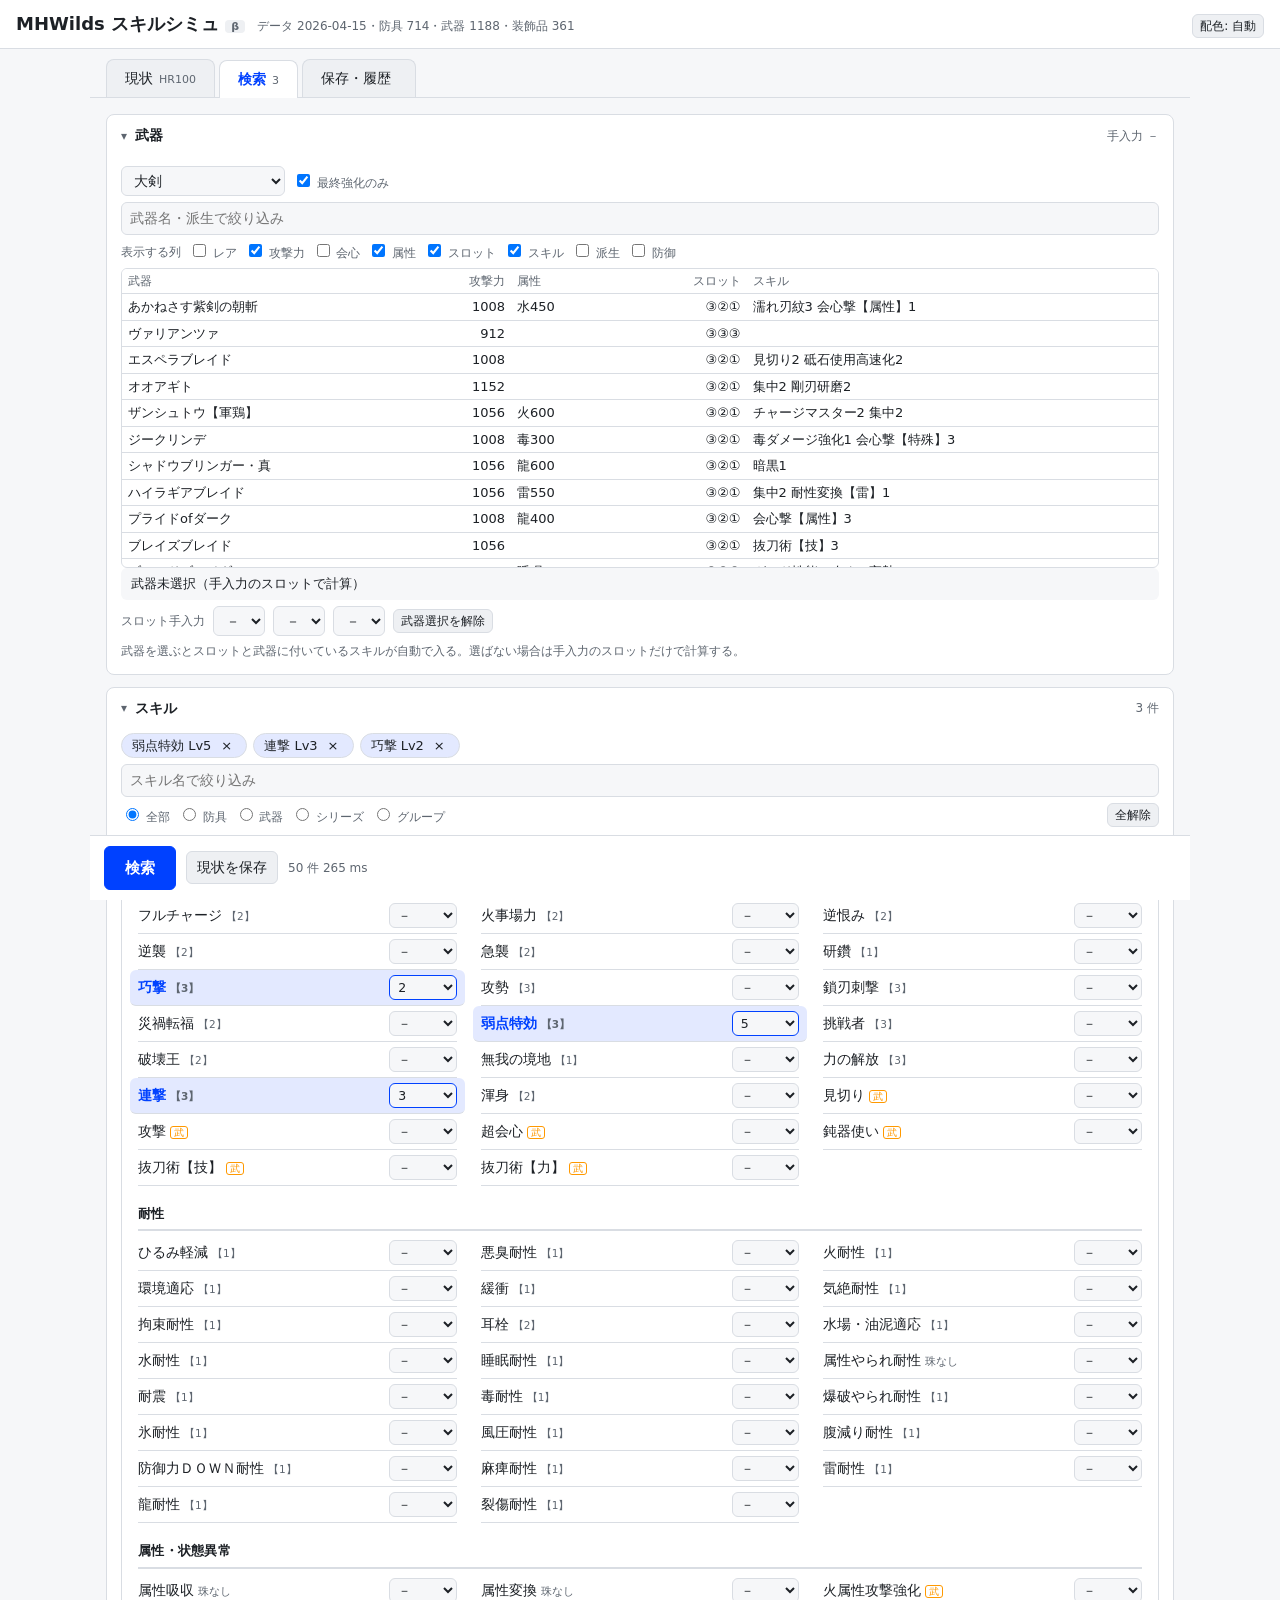
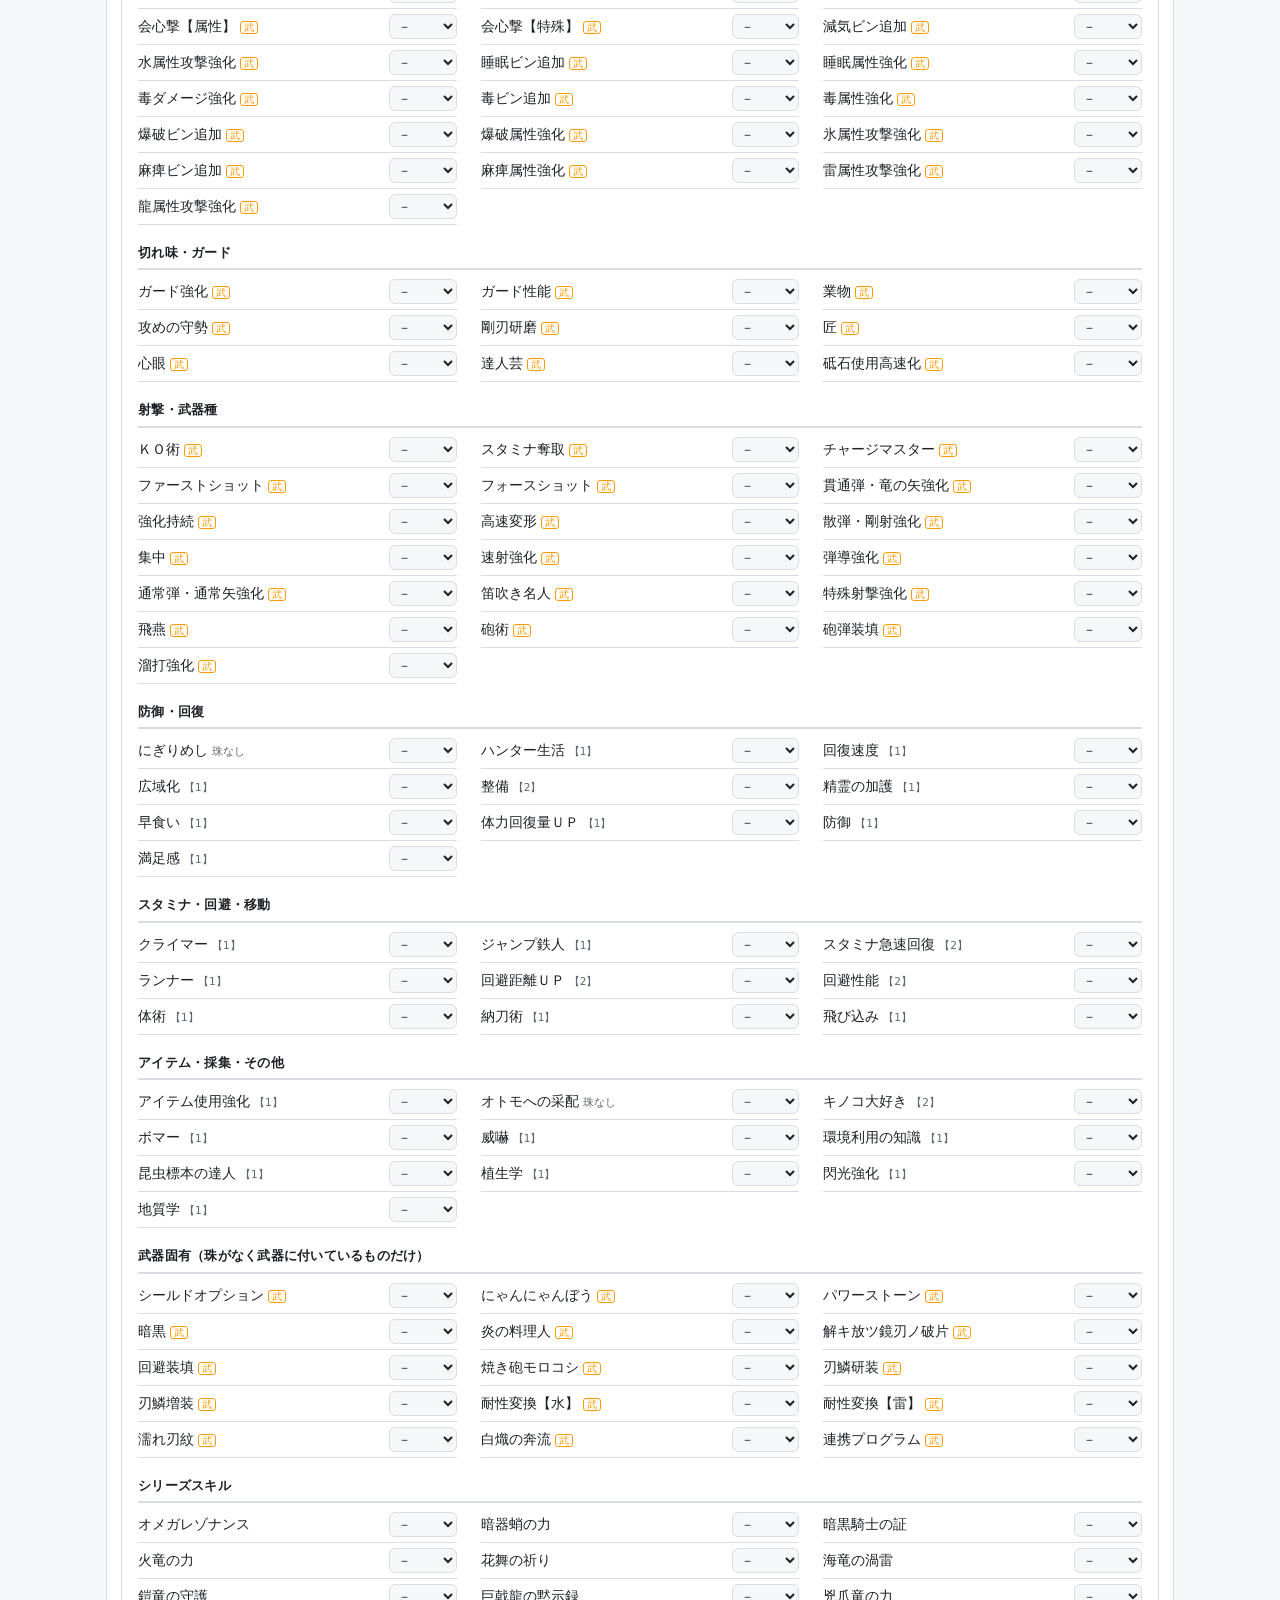
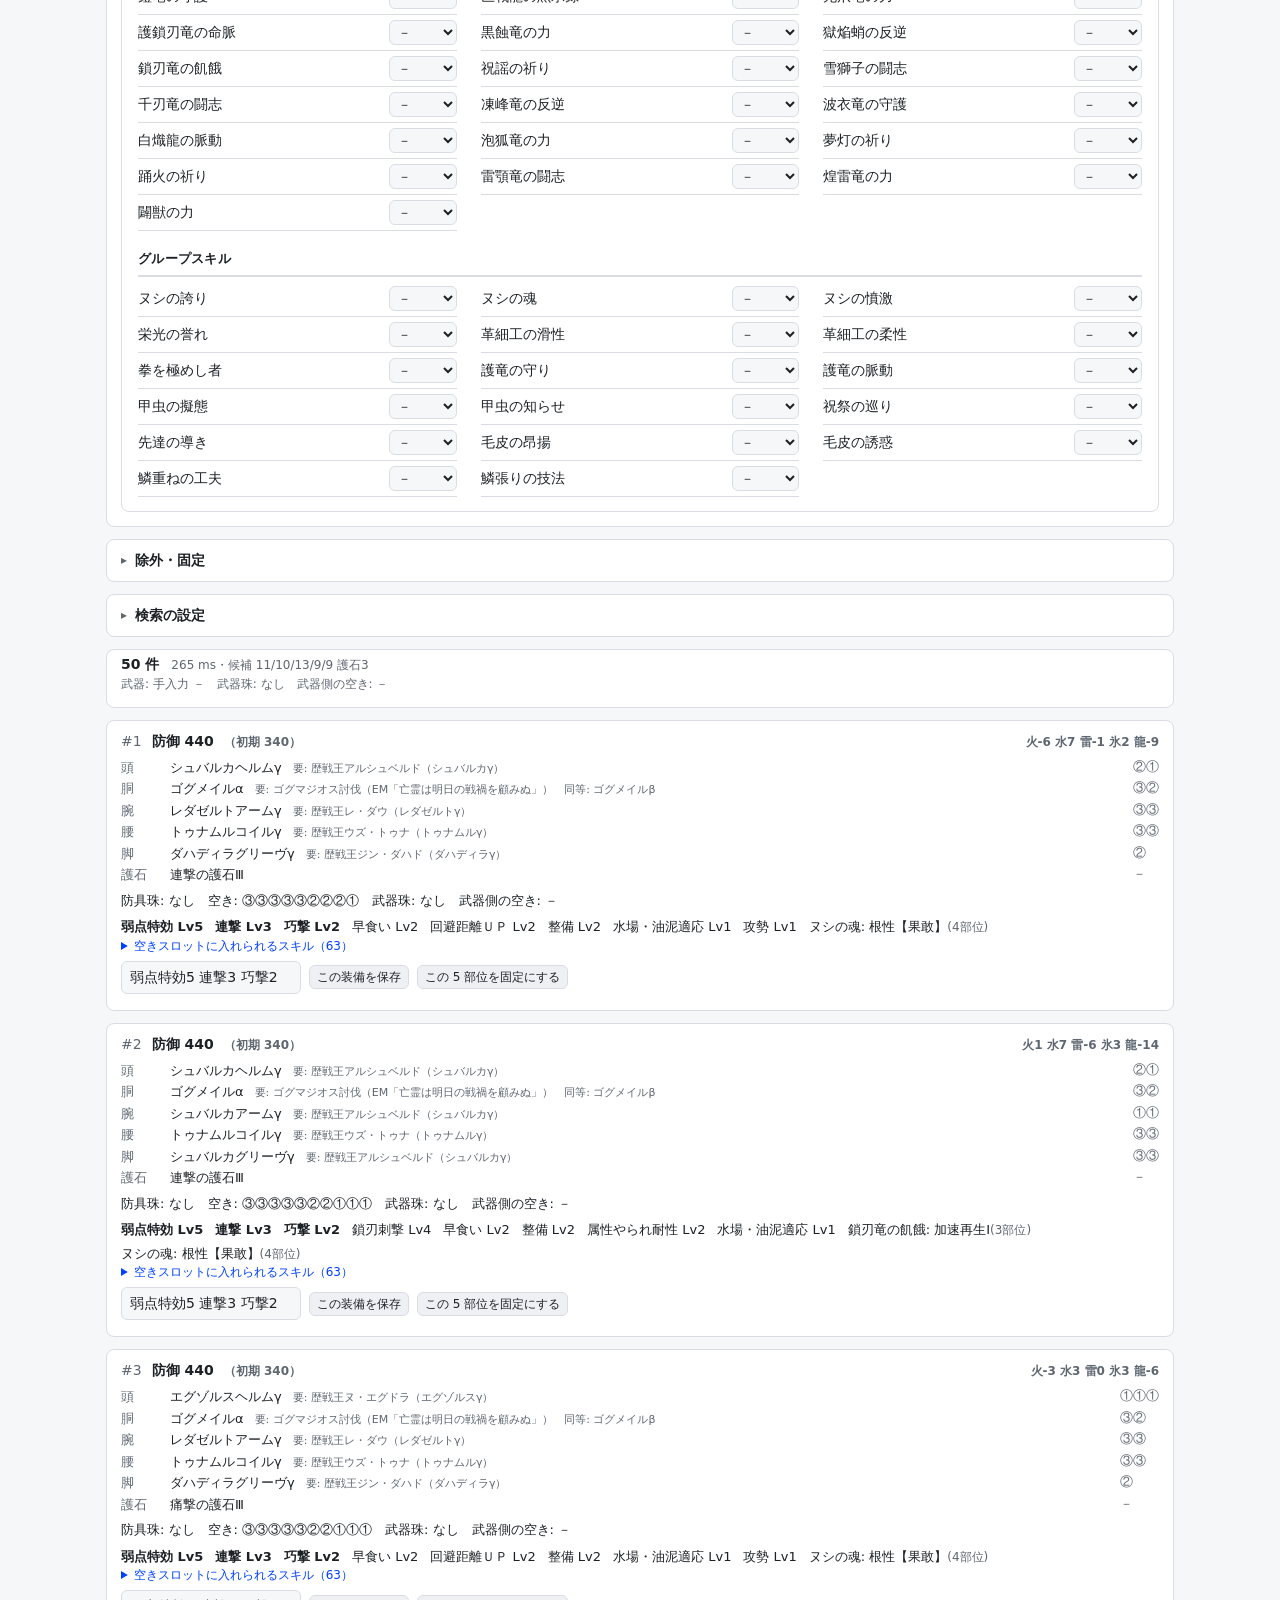
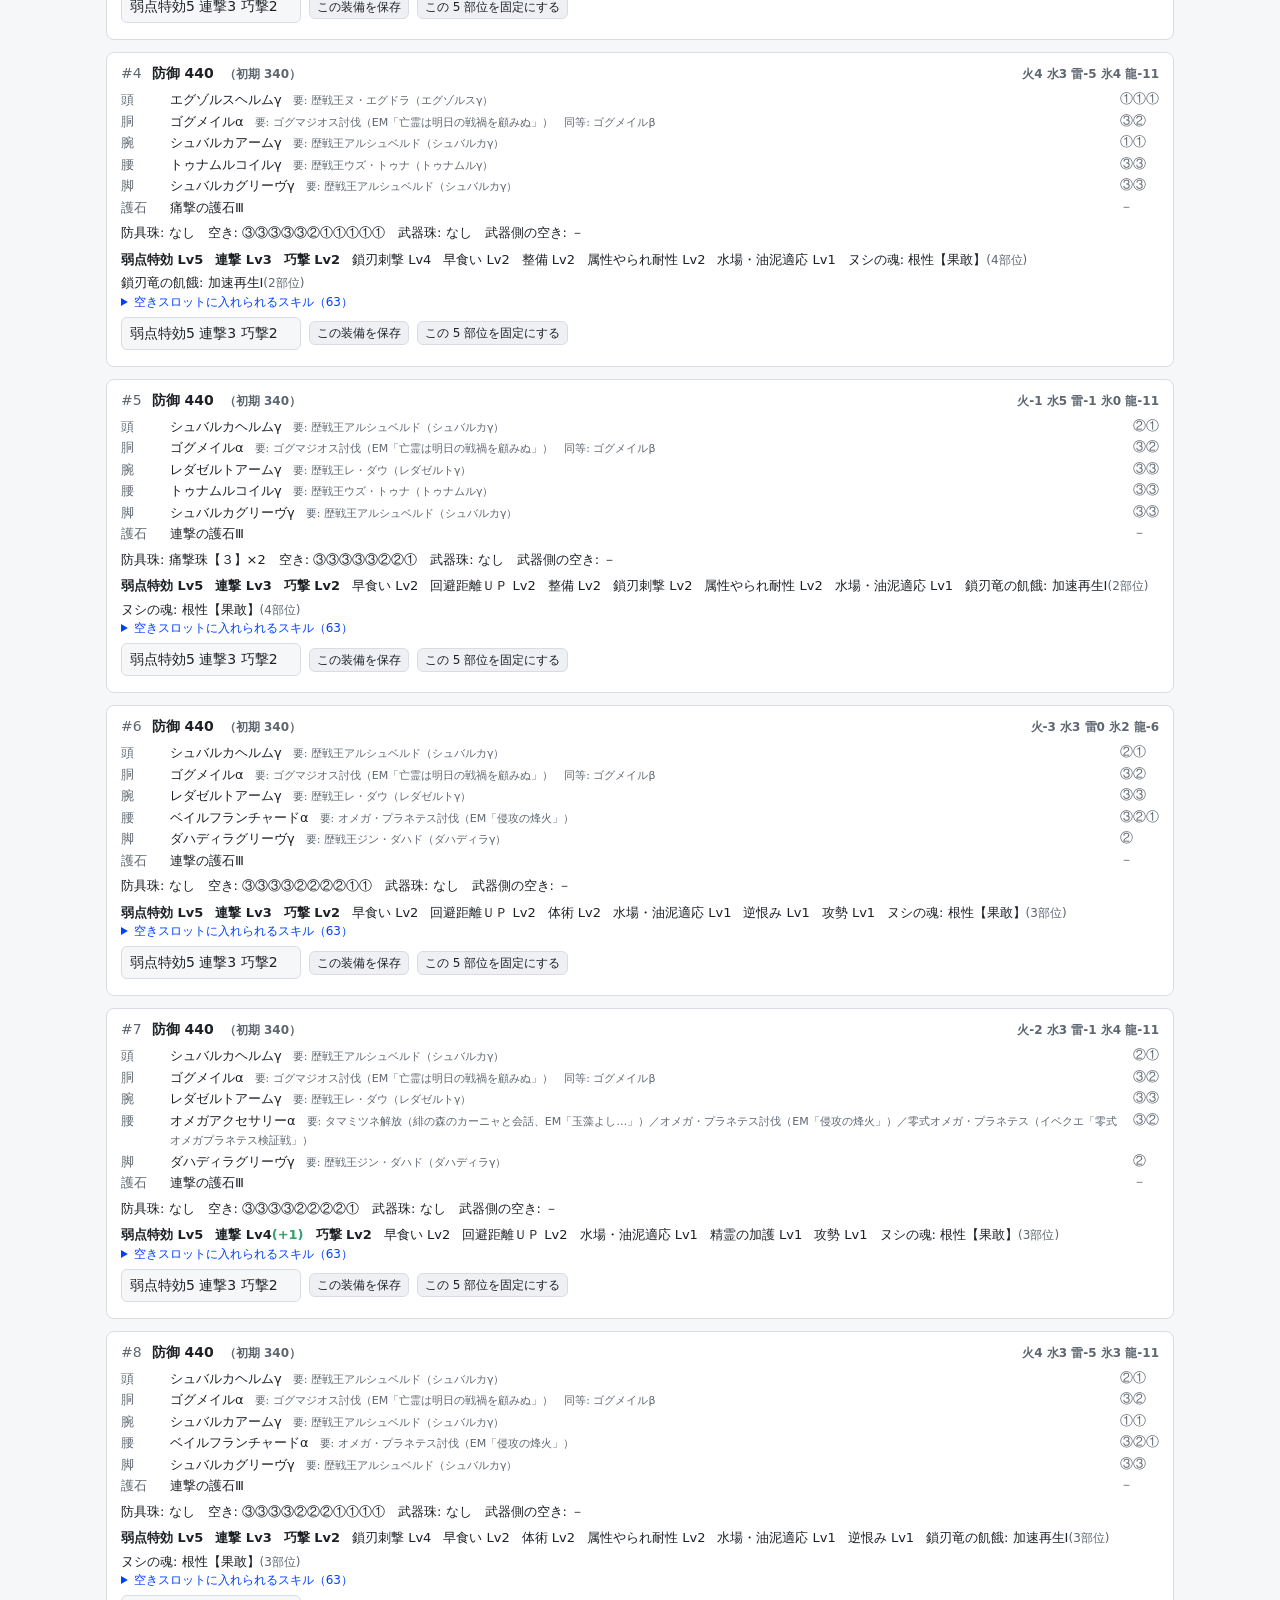
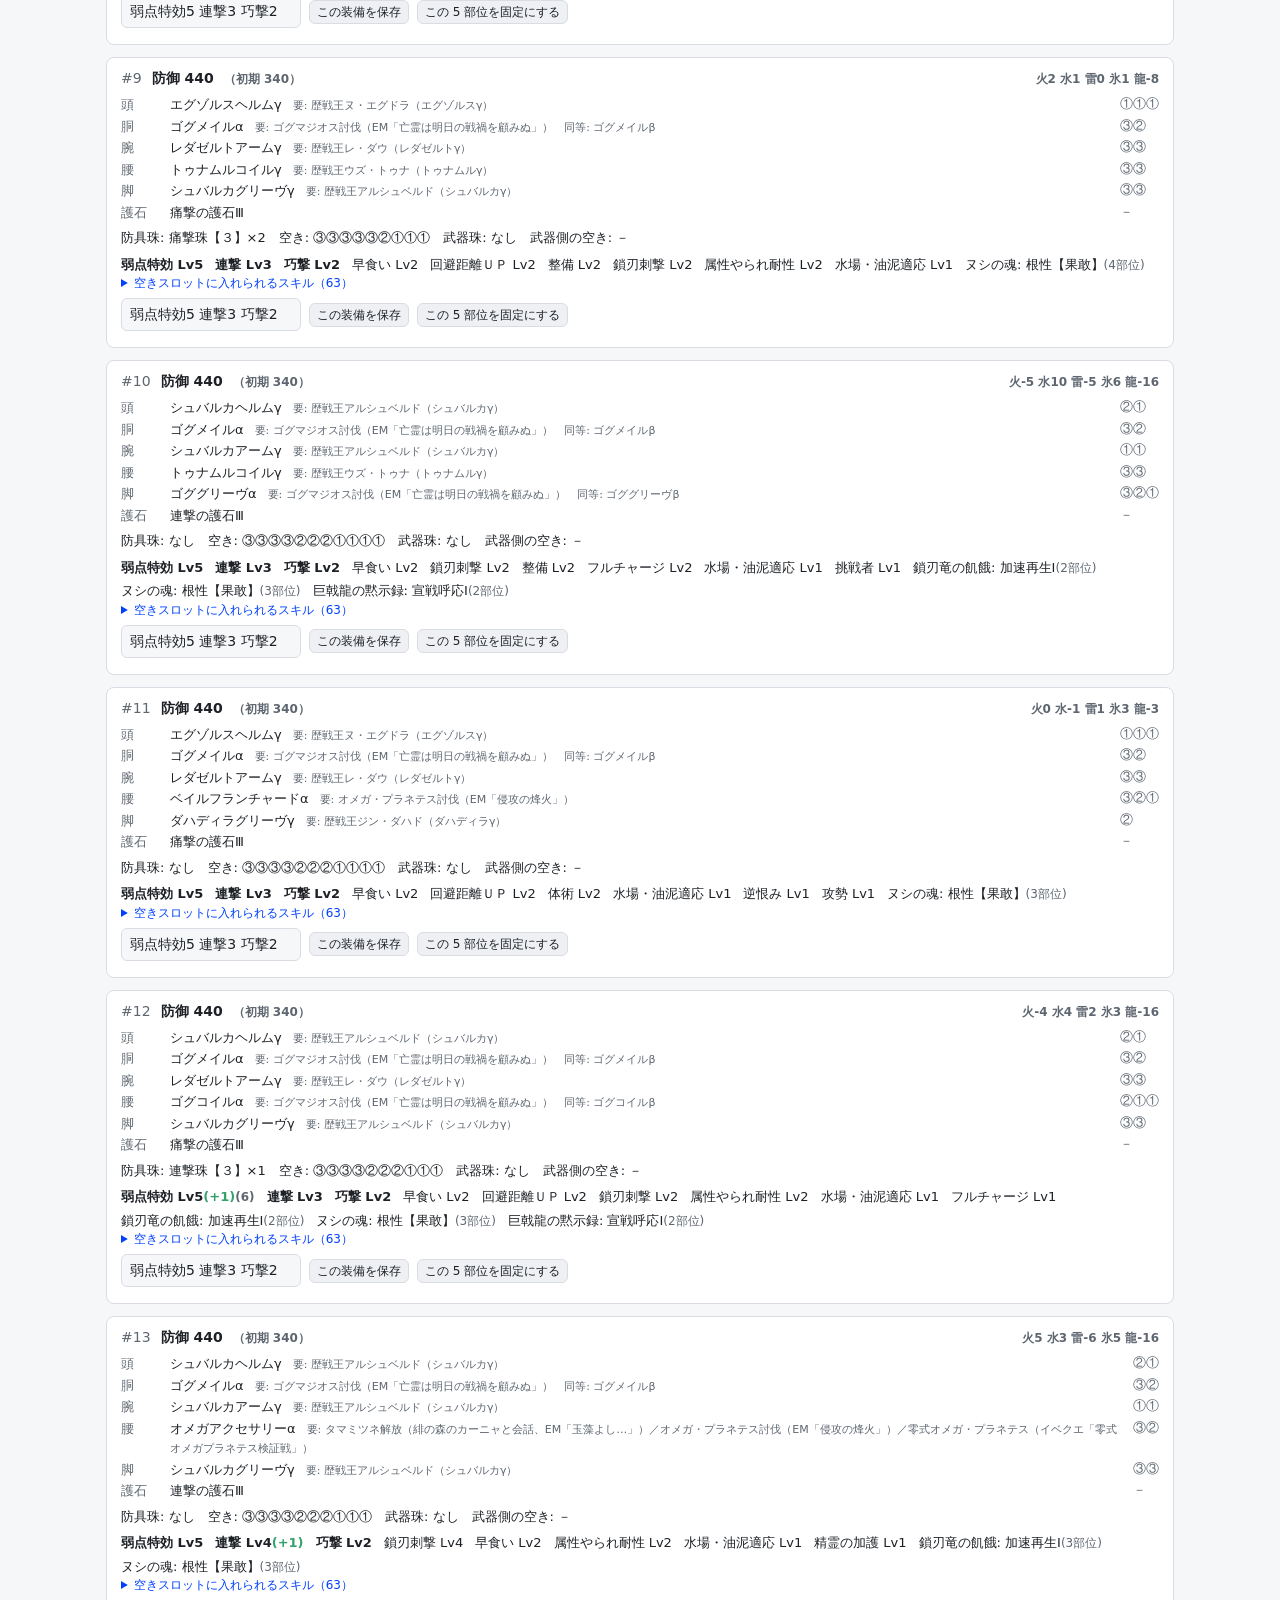
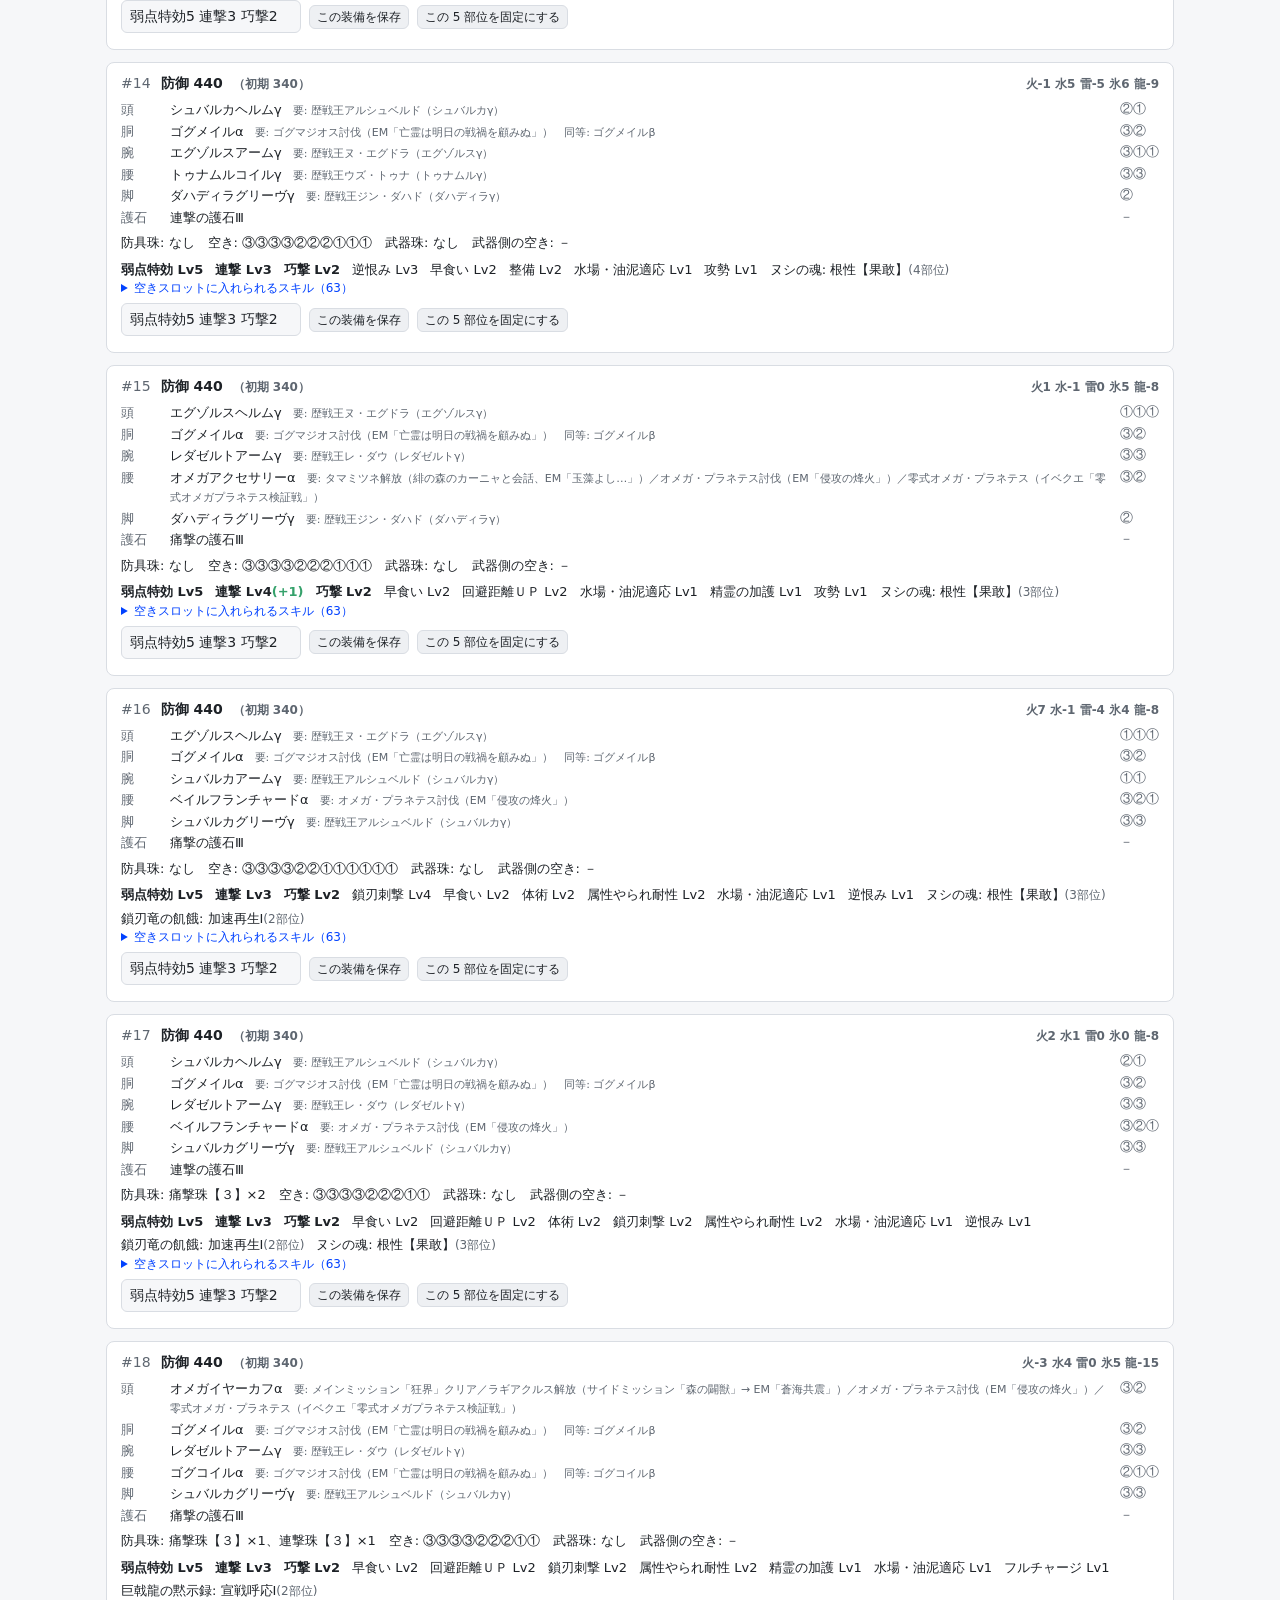
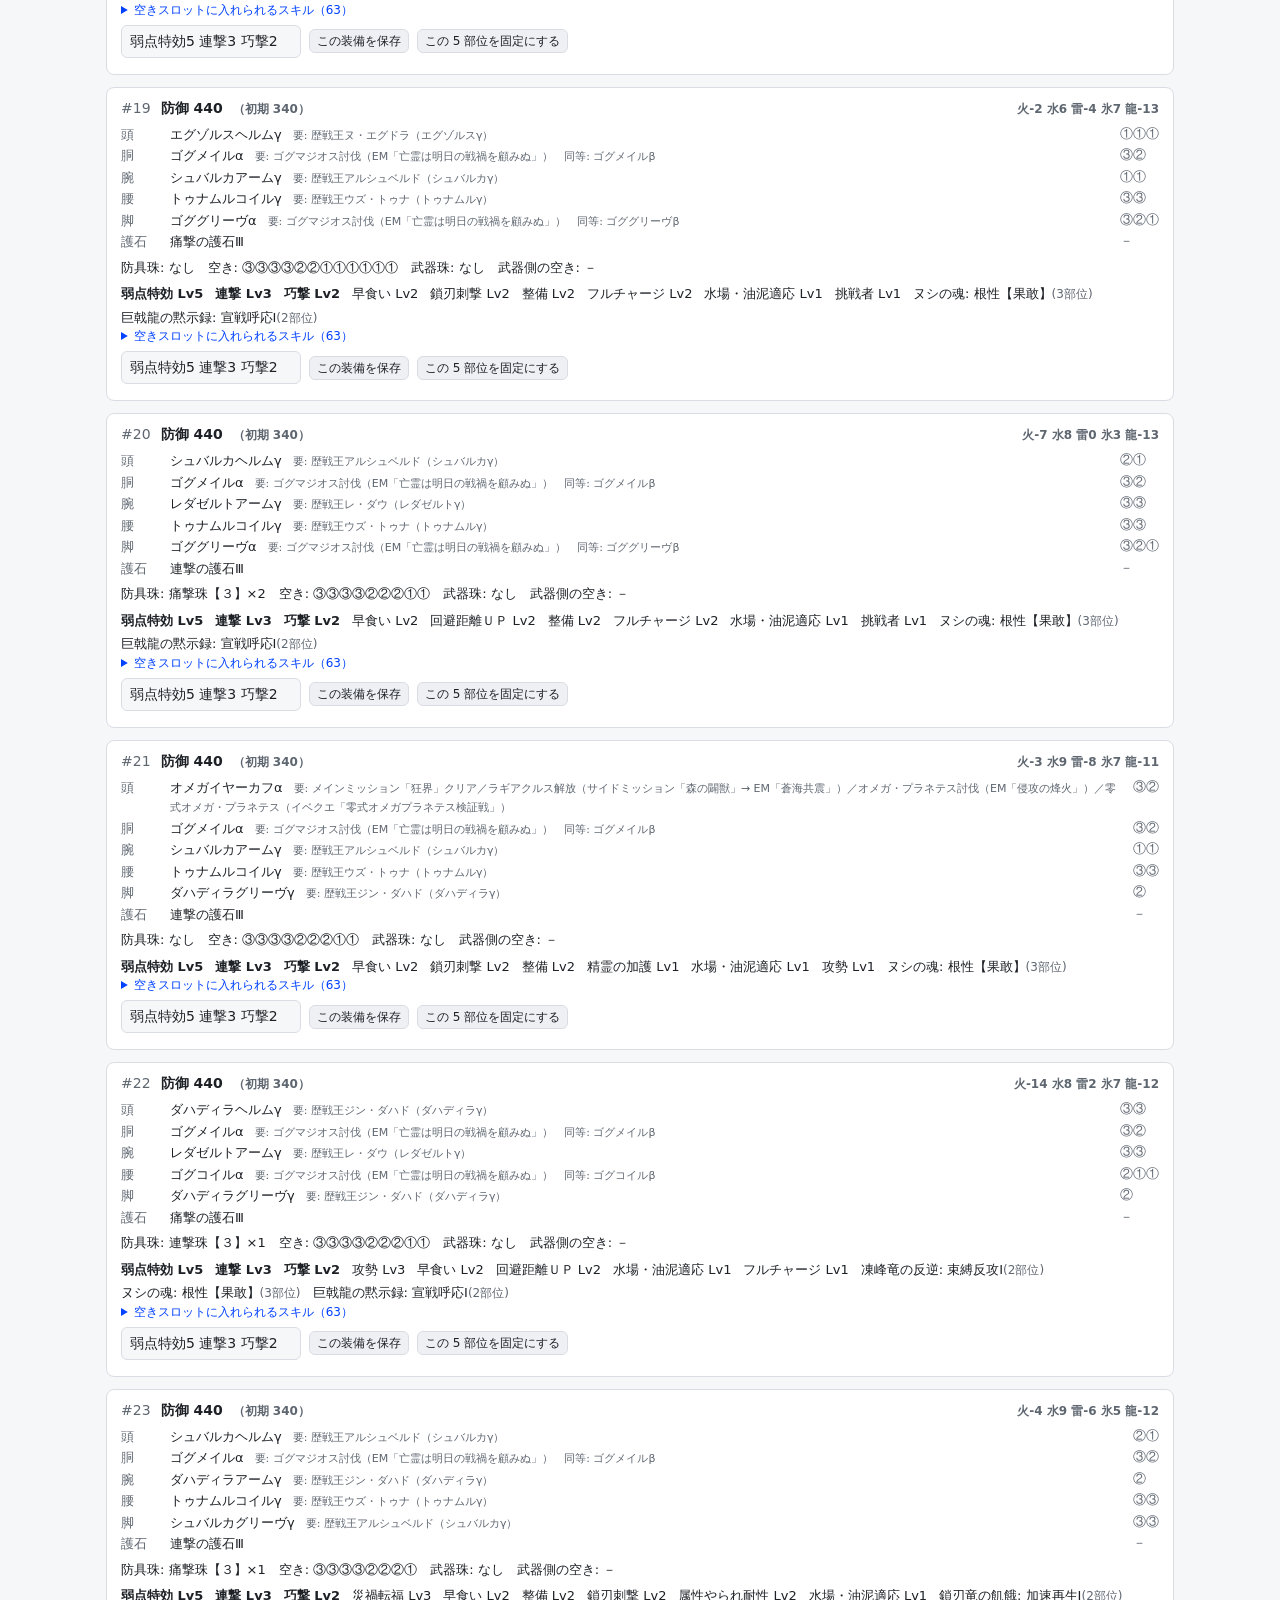
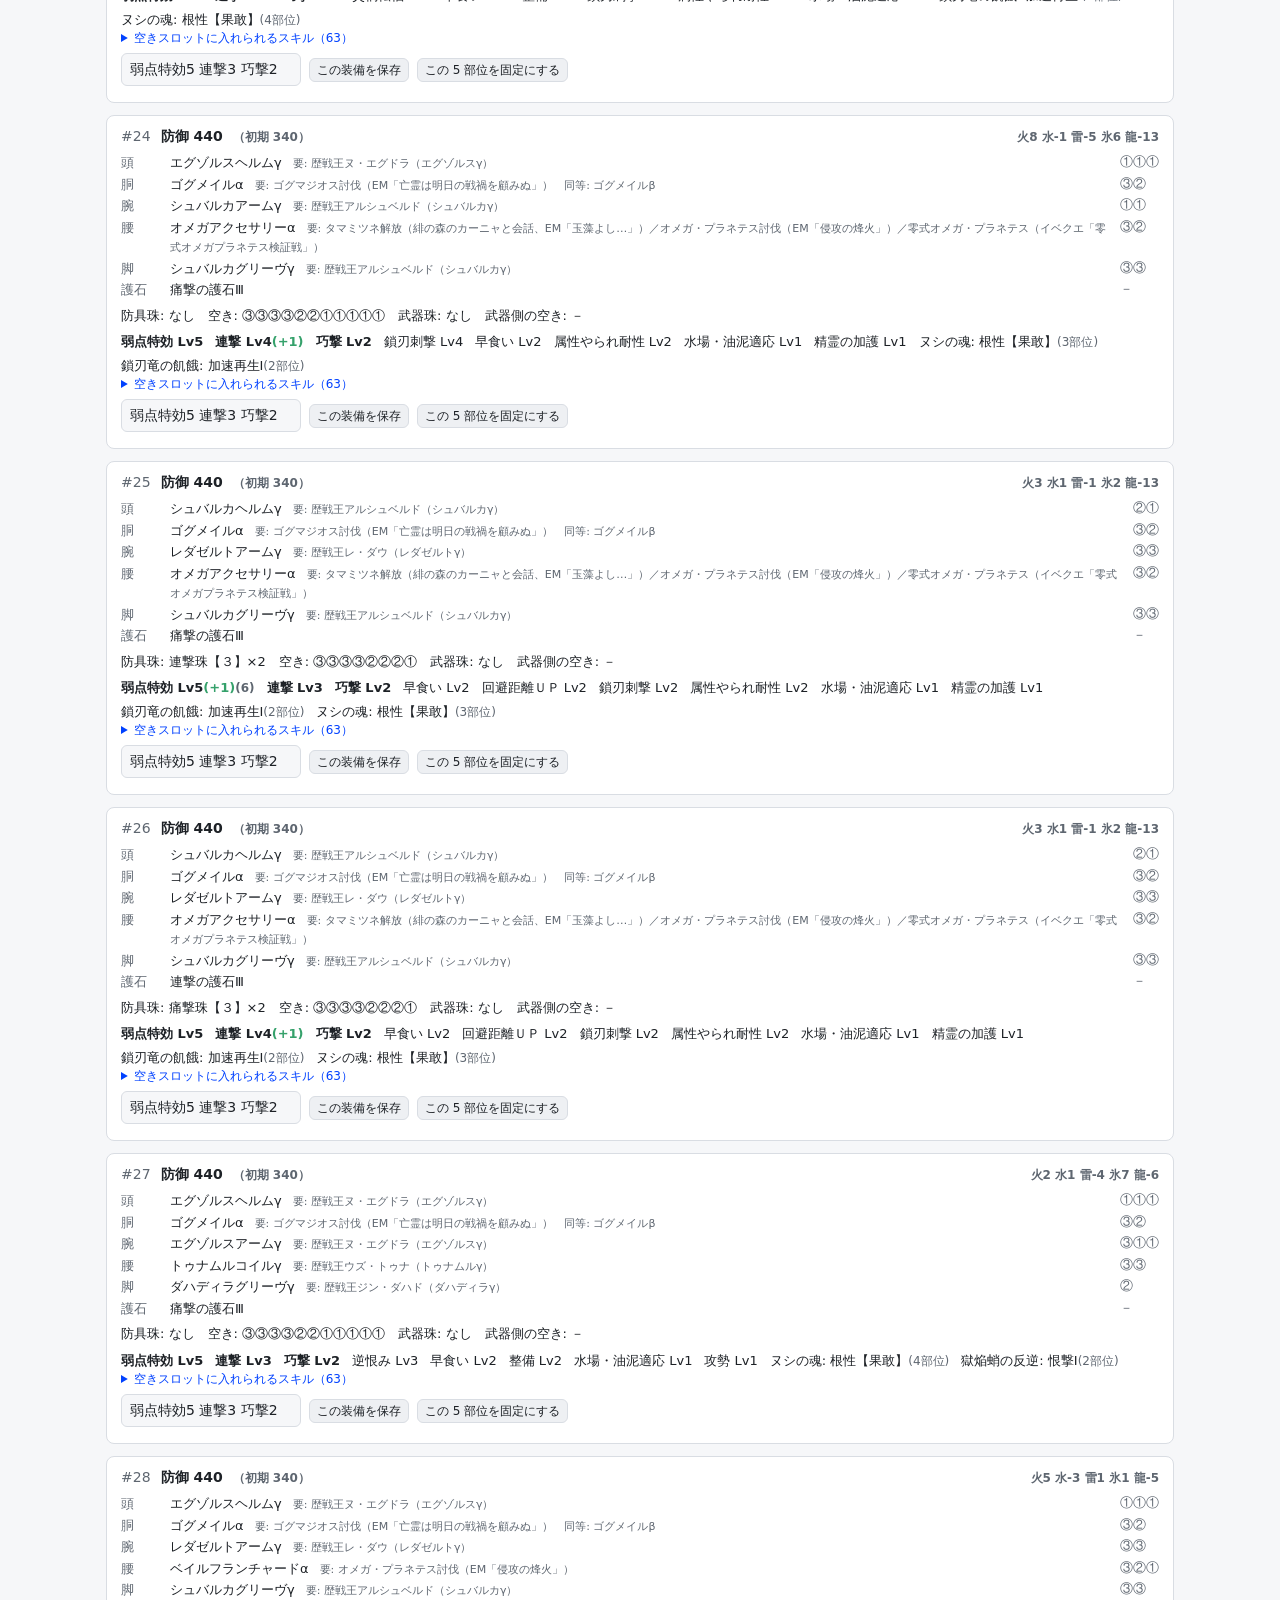
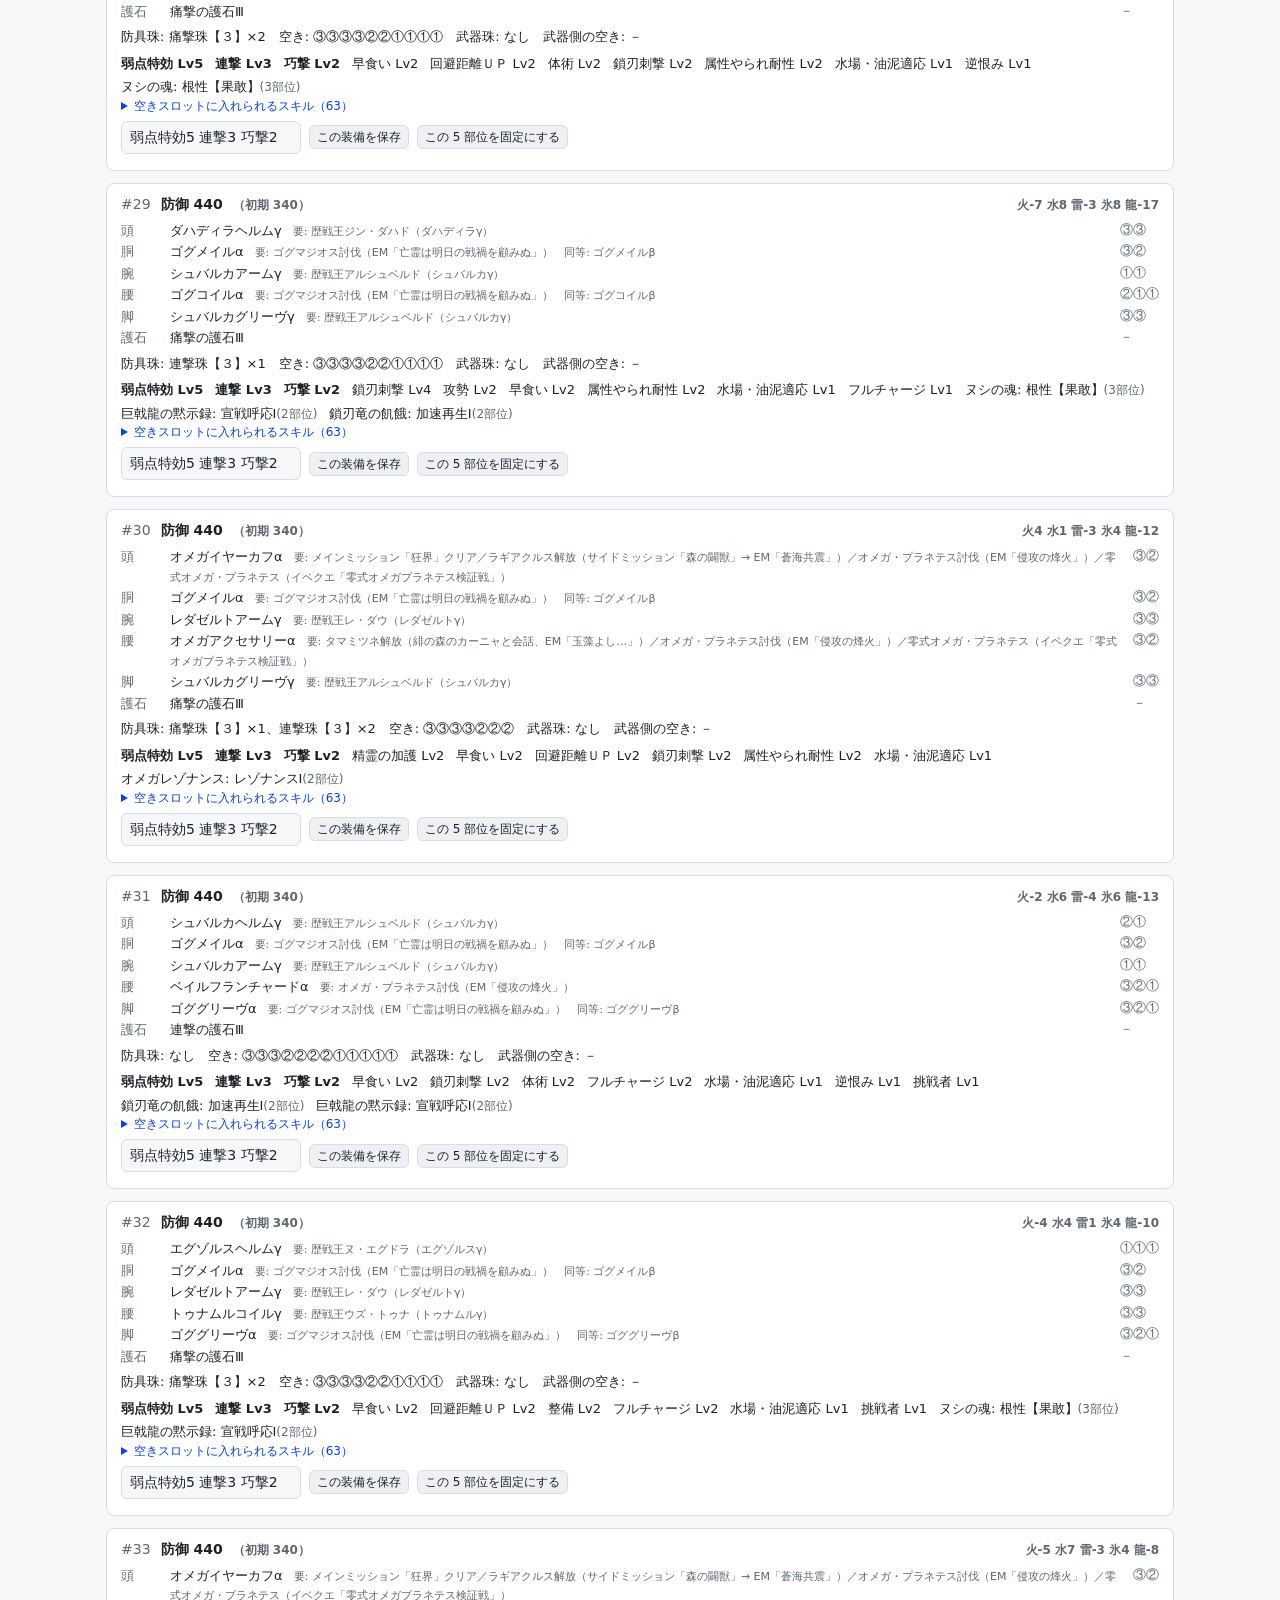
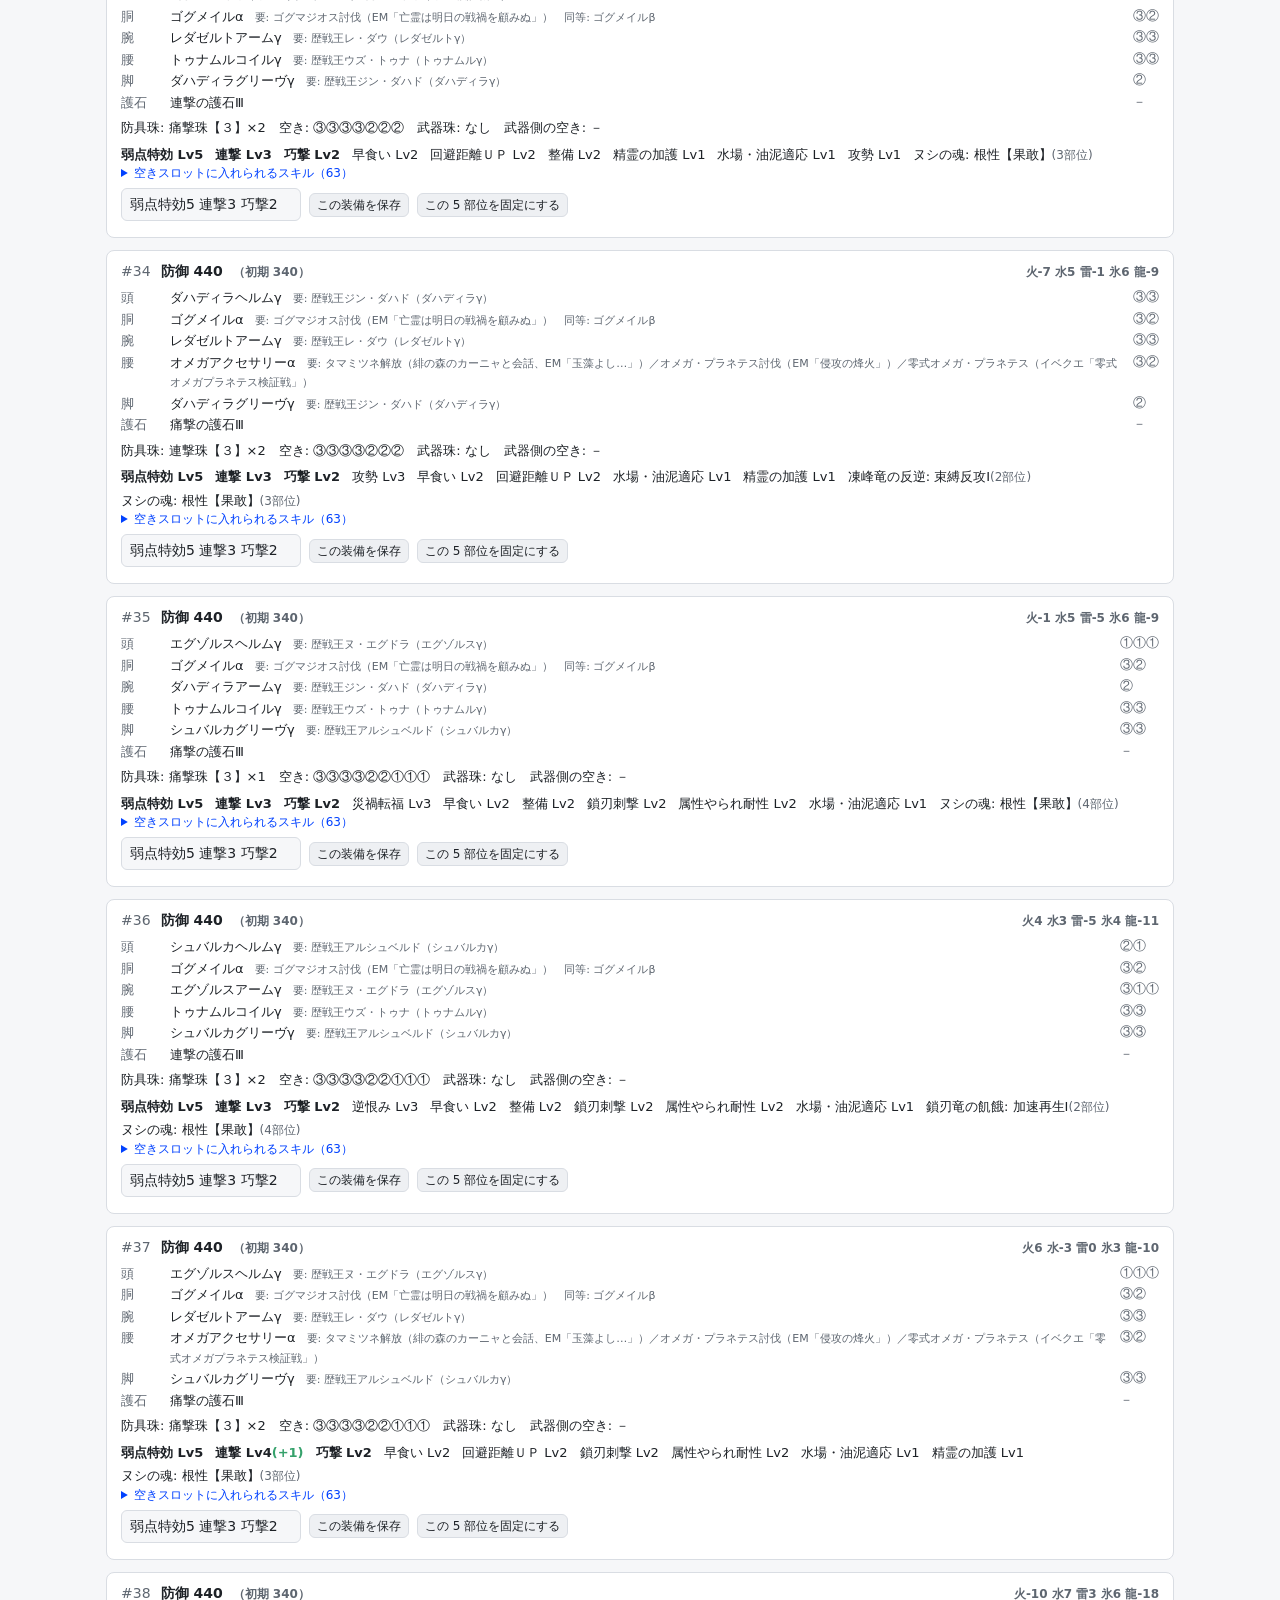
<file: index.html>
<!doctype html>
<html lang="ja">
<head>
<meta charset="utf-8">
<meta name="viewport" content="width=device-width, initial-scale=1">
<title>MHWilds スキルシミュ</title>
<meta name="description" content="モンスターハンターワイルズのスキルシミュレータ（β）。進行度・武器・護石・装飾品所持数を考慮して防具構成を探索する。">
<link rel="stylesheet" href="css/style.css">
</head>
<body>
<header>
  <h1>MHWilds スキルシミュ <span class="badge">β</span></h1>
  <span class="meta" id="meta">データ読み込み中…</span>
  <span class="spacer"></span>
  <button class="small" id="btn-theme" title="配色">配色</button>
</header>
<nav class="tabs" id="tabs">
  <button class="tab-btn" data-tab="status">現状<span class="sub" id="tab-status-sub"></span></button>
  <button class="tab-btn" data-tab="search">検索<span class="sub" id="tab-search-sub"></span></button>
  <button class="tab-btn" data-tab="saved">保存・履歴<span class="sub" id="tab-saved-sub"></span></button>
</nav>
<main>
  <!-- ========== 現状 ========== -->
  <div class="tab" data-tab="status">
    <div class="hint tab-lead">あなたの進み具合と持ち物。ここで入れたものは全部の検索に効く。入力したら下の「現状を保存」。</div>
    <details class="panel" open id="sec-progress">
      <summary>進行度 <span class="sub" id="progress-sub"></span></summary>
      <div class="body">
        <div class="row">
          <label>HR</label><input type="number" id="hr" min="1" max="999" value="100">
          <label>いま進行中のチャプター</label><select id="chapter"></select>
        </div>
        <div class="row">
          <label><input type="checkbox" id="inc-low"> 下位防具も候補に入れる</label>
          <label><input type="checkbox" id="inc-event" checked> イベントクエスト・コラボ防具（常設）</label>
          <label><input type="checkbox" id="inc-season" checked> 季節祭事・期間限定の防具（開催中だけ入手可）</label>
          <label><input type="checkbox" id="inc-arena" checked> 闘技大会防具</label>
          <label><input type="checkbox" id="inc-trade" checked> もちもの交換の素材で作る防具</label>
        </div>
        <div class="hint" id="hr-hint"></div>
      </div>
    </details>

    <details class="panel" open id="sec-gates">
      <summary>解放済みのミッション・イベント <span class="sub" id="gates-sub"></span></summary>
      <div class="body">
        <div class="hint">HR やチャプターだけでは決まらない解放条件。<b>まだやっていないものはチェックを外す</b>（外すとその条件が要る防具は候補から消える）。HR が足りないものは最初から候補に入らない。</div>
        <div id="gate-list"></div>
        <div class="row"><button class="small" id="gates-all">全部済にする</button><button class="small" id="gates-none">全部未にする</button></div>
      </div>
    </details>

    <details class="panel" id="sec-charms">
      <summary>護石 <span class="sub" id="charms-sub"></span></summary>
      <div class="body">
        <div class="row">
          <label><input type="checkbox" id="charm-craftable" checked> 作製できる護石をすべて所持とみなす</label>
        </div>
        <div class="row">
          <label><input type="checkbox" id="charm-top" checked> 各護石は最高ランクだけ使う</label>
        </div>
        <h4 class="h">登録した護石（鑑定で出た護石など）</h4>
        <table class="table" id="custom-charms"></table>
        <h4 class="h">護石を追加</h4>
        <div class="cc-form">
          <div class="row"><label>名前</label><input type="text" id="cc-name" placeholder="任意（空なら自動）"></div>
          <div class="row"><label>スロット</label><select id="cc-slot1"></select><select id="cc-slot2"></select><select id="cc-slot3"></select></div>
          <div class="row"><label>スキル</label><div class="chips" id="cc-chips"><span class="hint">下の一覧でレベルを選ぶ（最大 3 つ）</span></div></div>
          <div class="row"><label></label><input type="search" id="cc-search" placeholder="スキル名で絞り込み" style="flex:1"></div>
          <div class="skill-grid" id="cc-grid"></div>
          <div class="row" style="margin-top:8px"><label></label><button id="cc-add">この護石を追加</button><button class="small" id="cc-clear">選択を消す</button><span class="hint" id="cc-msg"></span></div>
        </div>
      </div>
    </details>

    <details class="panel" id="sec-decos">
      <summary>装飾品 <span class="sub" id="decos-sub"></span></summary>
      <div class="body">
        <div class="row">
          <label><input type="radio" name="decomode" value="all" checked> 全部所持（無制限）</label>
          <label><input type="radio" name="decomode" value="none"> 使わない</label>
          <label><input type="radio" name="decomode" value="count"> 所持数を入力</label>
        </div>
        <div id="deco-editor" hidden>
          <div class="row">
            <input type="search" id="deco-search" placeholder="装飾品名・スキル名で絞り込み">
            <label><input type="radio" name="decokind" value="armor" checked> 防具用</label>
            <label><input type="radio" name="decokind" value="weapon"> 武器用</label>
            <button class="small" id="deco-fill">表示中を 9 に</button>
            <button class="small" id="deco-zero">表示中を 0 に</button>
          </div>
          <div class="list-box" style="max-height:320px">
            <table class="table deco-table" id="deco-table"></table>
          </div>
        </div>
      </div>
    </details>
  </div>

  <!-- ========== 検索 ========== -->
  <div class="tab" data-tab="search">
    <details class="panel" open id="sec-weapon">
      <summary>武器 <span class="sub" id="weapon-sub"></span></summary>
      <div class="body">
        <div class="row">
          <select id="weapon-kind"></select>
          <label><input type="checkbox" id="weapon-final" checked> 最終強化のみ</label>
        </div>
        <input type="search" id="weapon-search" placeholder="武器名・派生で絞り込み">
        <div class="row" id="weapon-cols"><label>表示する列</label></div>
        <div class="list-box" style="max-height:300px"><table class="table weapon-table" id="weapon-list"></table></div>
        <div class="weapon-info" id="weapon-info">武器を選ぶか、下でスロットを手入力</div>
        <div class="row">
          <label>スロット手入力</label>
          <select id="wslot1"></select><select id="wslot2"></select><select id="wslot3"></select>
          <button class="small" id="weapon-clear">武器選択を解除</button>
        </div>
        <div class="hint">武器を選ぶとスロットと武器に付いているスキルが自動で入る。選ばない場合は手入力のスロットだけで計算する。</div>
      </div>
    </details>

    <details class="panel" open id="sec-skills">
      <summary>スキル <span class="sub" id="skills-sub"></span></summary>
      <div class="body">
        <div class="chips" id="target-chips"></div>
        <div class="row">
          <input type="search" id="skill-search" placeholder="スキル名で絞り込み">
        </div>
        <div class="row">
          <label><input type="radio" name="skind" value="all" checked> 全部</label>
          <label><input type="radio" name="skind" value="armor"> 防具</label>
          <label><input type="radio" name="skind" value="weapon"> 武器</label>
          <label><input type="radio" name="skind" value="set"> シリーズ</label>
          <label><input type="radio" name="skind" value="group"> グループ</label>
          <button class="small" id="skills-clear" style="margin-left:auto">全解除</button>
        </div>
        <div class="hint">各スキルのプルダウンでレベルを指定。【n】は防具珠のサイズ、「武」は武器側のスキル（武器本体と武器珠でしか付かない）。シリーズ／グループは「レベル（必要部位数）」。</div>
        <div class="skill-grid" id="skill-list"></div>
      </div>
    </details>

    <details class="panel" id="sec-armor">
      <summary>除外・固定 <span class="sub" id="armor-sub"></span></summary>
      <div class="body">
        <div class="two">
          <div>
            <div class="hint">除外する防具</div>
            <div class="chips" id="exclude-chips"></div>
            <input type="search" id="exclude-search" placeholder="防具名で検索して追加">
            <div class="list-box" id="exclude-list" style="max-height:160px"></div>
          </div>
          <div>
            <div class="hint">固定する防具（部位ごと）</div>
            <div id="fixed-rows"></div>
            <input type="search" id="fixed-search" placeholder="防具名で検索して固定">
            <div class="list-box" id="fixed-list" style="max-height:160px"></div>
          </div>
        </div>
      </div>
    </details>

    <details class="panel" id="sec-options">
      <summary>検索の設定</summary>
      <div class="body">
        <div class="row">
          <label>並べ替え</label>
          <select id="sort">
            <option value="def">防御力が高い順</option>
            <option value="slots">空きスロットが多い順</option>
            <option value="extra">余剰スキルが多い順</option>
          </select>
          <label>表示件数</label><input type="number" id="max-results" value="50" min="1" max="500">
        </div>
        <div class="row">
          <label><input type="checkbox" id="allow-empty"> 部位を空にするのも許す（防御力を捨てる）</label>
        </div>
      </div>
    </details>

    <div id="results">
      <section class="panel"><div class="body" id="results-head"><span class="hint">条件を入れて「検索」。進み具合や持ち物は「現状」タブで入れる。</span></div></section>
      <div id="results-list"></div>
    </div>
  </div>

  <!-- ========== 保存・履歴 ========== -->
  <div class="tab" data-tab="saved">
    <details class="panel" open id="sec-saved">
      <summary>保存した装備・履歴 <span class="sub" id="saved-sub"></span></summary>
      <div class="body">
        <div id="saved-list"></div>
        <div class="hint" style="margin-top:8px">検索条件の履歴（クリックで復元）</div>
        <div id="history-list"></div>
        <details class="sub" style="margin-top:8px"><summary>設定の書き出し・読み込み（別の端末へ持っていく）</summary>
          <textarea id="io-text" rows="4" placeholder="「書き出す」で全設定の JSON がここに出る。別端末ではここに貼って「読み込む」。"></textarea>
          <div class="row">
            <button class="small" id="btn-export">書き出す</button>
            <button class="small" id="btn-copy">コピー</button>
            <button class="small" id="btn-import">読み込む</button>
            <span class="hint" id="io-msg"></span>
          </div>
        </details>
        <div class="row"><button class="small" id="btn-clear-all">このブラウザの保存データを全部消す</button></div>
      </div>
    </details>
  </div>

  <div class="toolbar">
    <button class="primary" id="btn-search">検索</button>
    <button id="btn-save" title="いまの入力をこのブラウザに保存する">現状を保存</button>
    <span class="status" id="status"></span>
  </div>
</main>
<footer>
  データ: <a href="https://wilds.mhdb.io/" target="_blank" rel="noopener">wilds.mhdb.io</a>（<a href="https://github.com/LartTyler/mhdb-wilds-data" target="_blank" rel="noopener">mhdb-wilds-data</a>）／
  進行度の対応表は手入力（出典: 各攻略サイト）。ゲーム内容の権利は CAPCOM に帰属します。
</footer>
<script type="module" src="js/app.js"></script>
</body>
</html>
</file>
<file: css/style.css>
:root {
  --bg: #f6f7f9;
  --panel: #ffffff;
  --text: #1d2126;
  --muted: #5e6670;
  --line: #d9dde3;
  --accent: #0041ff;
  --accent-weak: #e3e9ff;
  --warn: #ff9900;
  --ok: #35a16b;
  --chip: #eef0f3;
  --radius: 8px;
  color-scheme: light dark;
}
@media (prefers-color-scheme: dark) {
  :root:not([data-theme="light"]) {
    --bg: #15181c; --panel: #1e2228; --text: #e8eaed; --muted: #9aa3ad; --line: #353b44;
    --accent: #66ccff; --accent-weak: #1f2d3f; --chip: #2a3038;
  }
}
:root[data-theme="dark"] {
  --bg: #15181c; --panel: #1e2228; --text: #e8eaed; --muted: #9aa3ad; --line: #353b44;
  --accent: #66ccff; --accent-weak: #1f2d3f; --chip: #2a3038;
}
* { box-sizing: border-box; }
html, body { margin: 0; background: var(--bg); color: var(--text); font: 14px/1.5 "BIZ UDPGothic", "Meiryo", system-ui, sans-serif; }
a { color: var(--accent); }
header { padding: 10px 16px; border-bottom: 1px solid var(--line); background: var(--panel); display: flex; gap: 12px; align-items: baseline; flex-wrap: wrap; }
header h1 { font-size: 18px; margin: 0; }
header .meta { color: var(--muted); font-size: 12px; }
header .spacer { flex: 1; }
.tabs { display: flex; gap: 4px; padding: 10px 16px 0; max-width: 1100px; margin: 0 auto; border-bottom: 1px solid var(--line); }
.tab-btn { border: 1px solid var(--line); border-bottom: none; border-radius: 8px 8px 0 0; background: var(--chip); padding: 8px 18px; font-size: 14px; }
.tab-btn.active { background: var(--panel); color: var(--accent); font-weight: 700; border-color: var(--line); position: relative; top: 1px; }
.tab-btn .sub { font-weight: 400; font-size: 11px; color: var(--muted); margin-left: 6px; }
.tab { display: none; }
.tab.active { display: block; }
.tab-lead { margin: 0 0 10px; }
.gate-grp { font-size: 12px; color: var(--muted); font-weight: 700; margin: 10px 0 2px; }
.gate { display: flex; align-items: center; gap: 8px; padding: 4px 0; border-bottom: 1px solid var(--line); font-size: 13px; cursor: pointer; }
.gate.locked { color: var(--muted); }
.gate .badge { color: var(--warn); border: 1px solid var(--warn); background: none; }
main { display: grid; grid-template-columns: minmax(0, 1fr); gap: 16px; padding: 16px; max-width: 1100px; margin: 0 auto; }
main > div { min-width: 0; }
@media (max-width: 900px) { main { padding: 12px; } }
section.panel, details.panel { background: var(--panel); border: 1px solid var(--line); border-radius: var(--radius); margin-bottom: 12px; min-width: 0; overflow: hidden; }
.body > * { max-width: 100%; }
details.panel > summary { padding: 10px 14px; cursor: pointer; font-weight: 700; list-style: none; display: flex; align-items: center; gap: 8px; }
details.panel > summary::before { content: "▸"; color: var(--muted); font-size: 12px; }
details.panel[open] > summary::before { content: "▾"; }
details.panel > summary .sub { font-weight: 400; color: var(--muted); font-size: 12px; margin-left: auto; text-align: right; min-width: 0; overflow: hidden; text-overflow: ellipsis; white-space: nowrap; }
.body { padding: 4px 14px 14px; }
.row { display: flex; gap: 8px; align-items: center; flex-wrap: wrap; margin: 6px 0; }
.row label { color: var(--muted); font-size: 12px; }
input[type=text], input[type=number], input[type=search], select, textarea {
  background: var(--bg); color: var(--text); border: 1px solid var(--line); border-radius: 6px; padding: 5px 8px; font: inherit; min-width: 0;
}
input[type=number] { width: 72px; }
input[type=search] { width: 100%; }
button { background: var(--chip); color: var(--text); border: 1px solid var(--line); border-radius: 6px; padding: 5px 10px; font: inherit; cursor: pointer; }
button:hover { border-color: var(--accent); }
button.primary { background: var(--accent); color: #fff; border-color: var(--accent); font-weight: 700; padding: 10px 20px; font-size: 15px; }
button.small { padding: 2px 7px; font-size: 12px; }
button:disabled { opacity: .5; cursor: default; }
.chips { display: flex; flex-wrap: wrap; gap: 6px; }
.chip { background: var(--accent-weak); border: 1px solid var(--line); border-radius: 999px; padding: 2px 10px; font-size: 13px; display: inline-flex; gap: 6px; align-items: center; }
.chip button { padding: 0 4px; border: none; background: none; font-size: 13px; }
.kind { font-size: 11px; color: var(--muted); border: 1px solid var(--line); border-radius: 4px; padding: 0 4px; }
.kind.weapon { color: #ff9900; border-color: #ff9900; }
.kind.set, .kind.group { color: #35a16b; border-color: #35a16b; }
.skill-list { max-height: 360px; overflow: auto; border: 1px solid var(--line); border-radius: 6px; }
.skill-grid { display: grid; grid-template-columns: repeat(auto-fill, minmax(240px, 1fr)); gap: 0 24px; border: 1px solid var(--line); border-radius: 8px; padding: 6px 16px 14px; }
.skill-grid .grp { grid-column: 1 / -1; font-size: 13px; color: var(--text); font-weight: 700; padding: 18px 0 6px; margin-bottom: 4px; border-bottom: 2px solid var(--line); letter-spacing: .02em; }
.skill-grid .grp:first-child { padding-top: 8px; }
.skill-cell { display: flex; align-items: center; gap: 10px; padding: 5px 0; border-bottom: 1px solid var(--line); min-width: 0; min-height: 36px; }
.skill-cell .nm { flex: 1; min-width: 0; overflow: hidden; text-overflow: ellipsis; white-space: nowrap; font-size: 13.5px; }
.skill-cell .nm .d { color: var(--muted); font-size: 10.5px; margin-left: 4px; }
.skill-cell select { width: 5.4em; flex: none; padding: 3px 4px; font-size: 12.5px; }
.skill-cell.on { background: var(--accent-weak); margin: 0 -8px; padding-left: 8px; padding-right: 8px; border-radius: 6px; }
.skill-cell.on .nm { color: var(--accent); font-weight: 700; }
.skill-cell.on select { border-color: var(--accent); }
.skill-cell .nm .w { color: #ff9900; font-size: 10px; border: 1px solid #ff9900; border-radius: 3px; padding: 0 3px; margin-left: 4px; }
@media (max-width: 600px) { .skill-grid { grid-template-columns: repeat(auto-fill, minmax(200px, 1fr)); gap: 0 14px; padding: 4px 10px 10px; } }
h4.h { margin: 10px 0 4px; font-size: 13px; color: var(--muted); }
.cc-form .row label { width: 5em; text-align: right; }
.cc-form .row select, .cc-form .row input[type=text] { min-width: 0; }
#btn-save.dirty { border-color: var(--warn); color: var(--warn); font-weight: 700; }
.skill-row { display: grid; grid-template-columns: minmax(0, 1fr) auto; gap: 8px; padding: 4px 8px; border-bottom: 1px solid var(--line); align-items: center; }
.skill-row > div { min-width: 0; }
.skill-row:last-child { border-bottom: none; }
.skill-row .name { display: flex; gap: 6px; align-items: center; }
.skill-row .desc { color: var(--muted); font-size: 11px; }
.lv { display: inline-flex; gap: 2px; flex-wrap: wrap; justify-content: flex-end; max-width: 160px; }
.lv button { padding: 1px 7px; font-size: 12px; min-width: 26px; }
.lv button.on { background: var(--accent); color: #fff; border-color: var(--accent); }
.hint { color: var(--muted); font-size: 12px; overflow-wrap: anywhere; }
.pieces > span, .skills-out > span, .decos { min-width: 0; overflow-wrap: anywhere; }
.weapon-info { overflow-wrap: anywhere; }
header .meta { overflow-wrap: anywhere; }
textarea { width: 100%; max-width: 100%; }
.err { color: #ff2800; font-weight: 700; }
.warn { color: var(--warn); }
.table { width: 100%; border-collapse: collapse; font-size: 13px; }
.table th, .table td { border-bottom: 1px solid var(--line); padding: 3px 6px; text-align: left; vertical-align: top; }
.table th { color: var(--muted); font-weight: 400; font-size: 12px; }
.table td.num, .table th.num { text-align: right; }
.result { background: var(--panel); border: 1px solid var(--line); border-radius: var(--radius); margin-bottom: 12px; padding: 10px 14px; }
.result h3 { margin: 0 0 6px; font-size: 14px; display: flex; gap: 10px; align-items: baseline; flex-wrap: wrap; }
.result h3 .n { color: var(--muted); font-weight: 400; }
.result .stats { color: var(--muted); font-size: 12px; margin-left: auto; }
.pieces { display: grid; grid-template-columns: 3em 1fr auto; gap: 2px 10px; font-size: 13px; }
.pieces .part { color: var(--muted); }
.pieces .slots { font-family: ui-monospace, Consolas, monospace; color: var(--muted); }
.alts { color: var(--muted); font-size: 11px; }
.skills-out { display: flex; flex-wrap: wrap; gap: 4px 12px; margin-top: 6px; font-size: 13px; }
.skills-out .t { font-weight: 700; }
.skills-out .over { color: var(--ok); }
.decos { margin-top: 6px; font-size: 13px; }
.free { font-family: ui-monospace, Consolas, monospace; }
details.sub summary { cursor: pointer; color: var(--accent); font-size: 12px; }
.list-box { max-height: 220px; overflow: auto; border: 1px solid var(--line); border-radius: 6px; }
.list-box div { padding: 3px 8px; cursor: pointer; border-bottom: 1px solid var(--line); font-size: 13px; overflow-wrap: anywhere; }
.list-box div:hover { background: var(--accent-weak); }
.list-box div.sel { background: var(--accent-weak); font-weight: 700; }
.deco-table input { width: 56px; }
.weapon-table { white-space: nowrap; }
.weapon-table th { cursor: pointer; user-select: none; position: sticky; top: 0; background: var(--panel); }
.weapon-table th.on { color: var(--accent); }
.weapon-table tr.sel td { background: var(--accent-weak); font-weight: 700; }
.weapon-table td { cursor: pointer; }
.weapon-table td.nm { white-space: normal; min-width: 8em; }
.list-box { overflow: auto; }
.toolbar { position: sticky; bottom: 0; background: var(--panel); border-top: 1px solid var(--line); padding: 10px 14px calc(10px + env(safe-area-inset-bottom, 0px)); display: flex; gap: 10px; align-items: center; flex-wrap: wrap; z-index: 2; margin: 0 -16px -16px; }
@media (max-width: 900px) { .toolbar { margin: 0 -12px -12px; } }
.status { color: var(--muted); font-size: 12px; }
footer { padding: 16px; color: var(--muted); font-size: 12px; text-align: center; }
.weapon-info { background: var(--bg); border-radius: 6px; padding: 6px 10px; font-size: 13px; }
.saved-item { display: flex; gap: 8px; align-items: center; padding: 4px 0; border-bottom: 1px solid var(--line); font-size: 13px; }
.saved-item .nm { flex: 1; }
.two { display: grid; grid-template-columns: 1fr 1fr; gap: 8px; }
.badge { background: var(--chip); border-radius: 4px; padding: 0 6px; font-size: 11px; color: var(--muted); }
</file>
